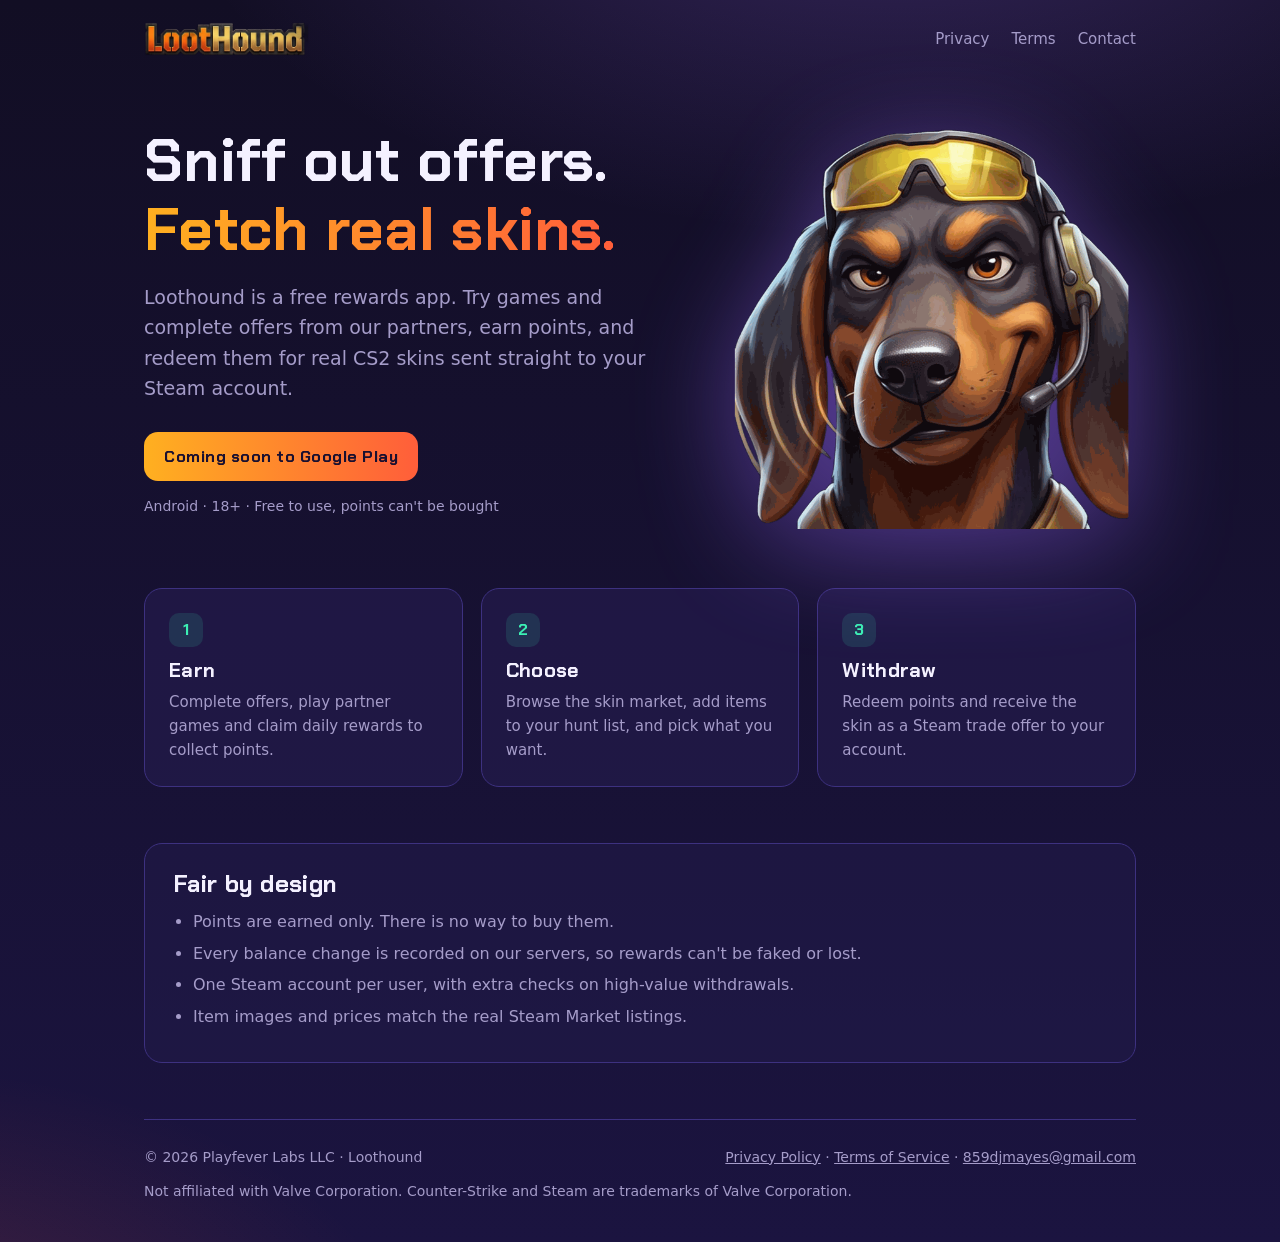
<file: index.html>
<!DOCTYPE html>
<html lang="en">
<head>
<meta charset="utf-8">
<meta name="viewport" content="width=device-width, initial-scale=1">
<title>Loothound | Earn points, fetch real CS2 skins</title>
<meta name="description" content="Loothound is a free rewards app. Complete offers, earn points, and redeem them for real CS2 skins sent to your Steam account. Coming soon to Google Play.">
<link rel="icon" href="assets/icon-192.png">
<link rel="stylesheet" href="assets/style.css">
</head>
<body>
<div class="wrap">
  <header>
    <a href="./"><img src="assets/wordmark.png" alt="Loothound"></a>
    <nav><a href="privacy.html">Privacy</a><a href="terms.html">Terms</a><a href="mailto:859djmayes@gmail.com">Contact</a></nav>
  </header>

  <section class="hero">
    <div>
      <h1>Sniff out offers.<br><span class="grad">Fetch real skins.</span></h1>
      <p class="lead">Loothound is a free rewards app. Try games and complete offers from our partners, earn points, and redeem them for real CS2 skins sent straight to your Steam account.</p>
      <span class="badge">Coming soon to Google Play</span>
      <p class="note">Android · 18+ · Free to use, points can't be bought</p>
    </div>
    <img src="assets/hound.png" alt="The Loothound mascot">
  </section>

  <section class="cards">
    <div class="card"><span class="num">1</span><h3>Earn</h3><p>Complete offers, play partner games and claim daily rewards to collect points.</p></div>
    <div class="card"><span class="num">2</span><h3>Choose</h3><p>Browse the skin market, add items to your hunt list, and pick what you want.</p></div>
    <div class="card"><span class="num">3</span><h3>Withdraw</h3><p>Redeem points and receive the skin as a Steam trade offer to your account.</p></div>
  </section>

  <section class="facts">
    <h2>Fair by design</h2>
    <ul>
      <li>Points are earned only. There is no way to buy them.</li>
      <li>Every balance change is recorded on our servers, so rewards can't be faked or lost.</li>
      <li>One Steam account per user, with extra checks on high-value withdrawals.</li>
      <li>Item images and prices match the real Steam Market listings.</li>
    </ul>
  </section>

  <footer>
    <span>© 2026 Playfever Labs LLC · Loothound</span>
    <span><a href="privacy.html">Privacy Policy</a> · <a href="terms.html">Terms of Service</a> · <a href="mailto:859djmayes@gmail.com">859djmayes@gmail.com</a></span>
    <span>Not affiliated with Valve Corporation. Counter-Strike and Steam are trademarks of Valve Corporation.</span>
  </footer>
</div>
</body>
</html>
</file>
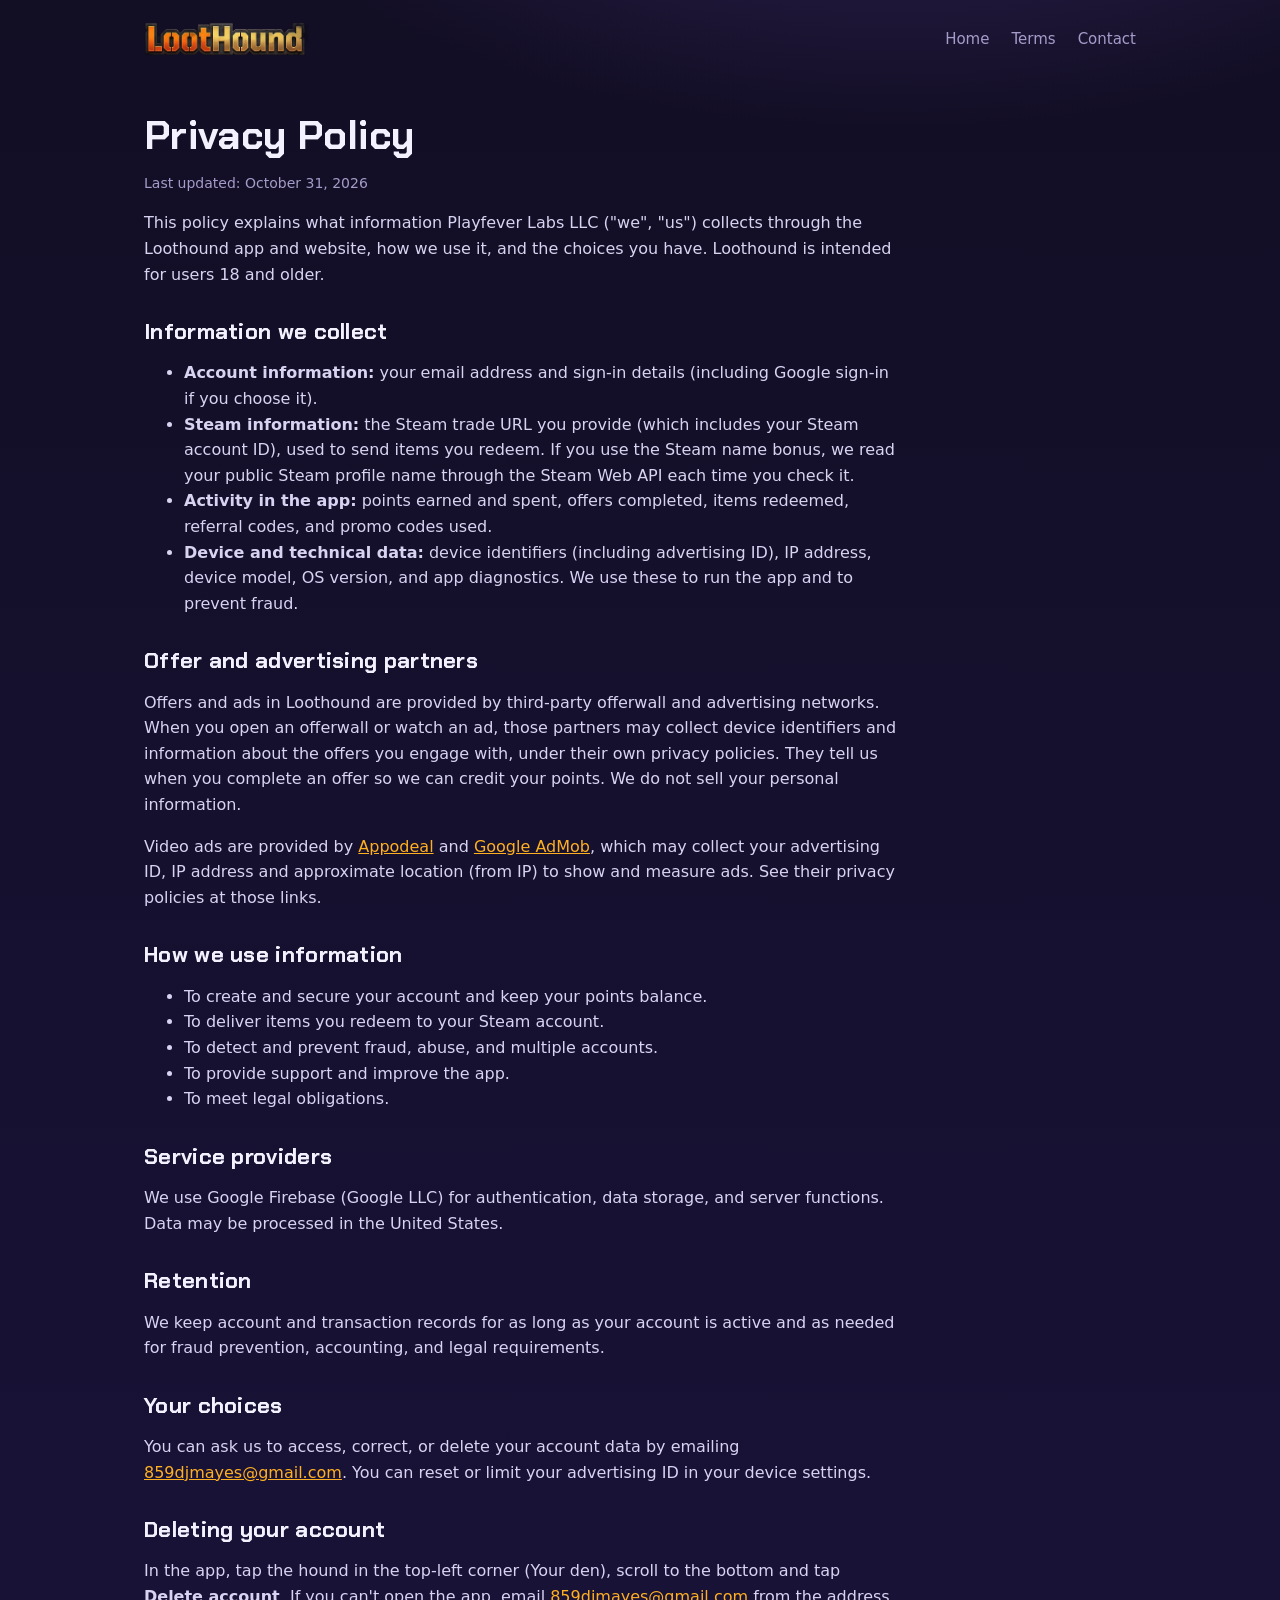
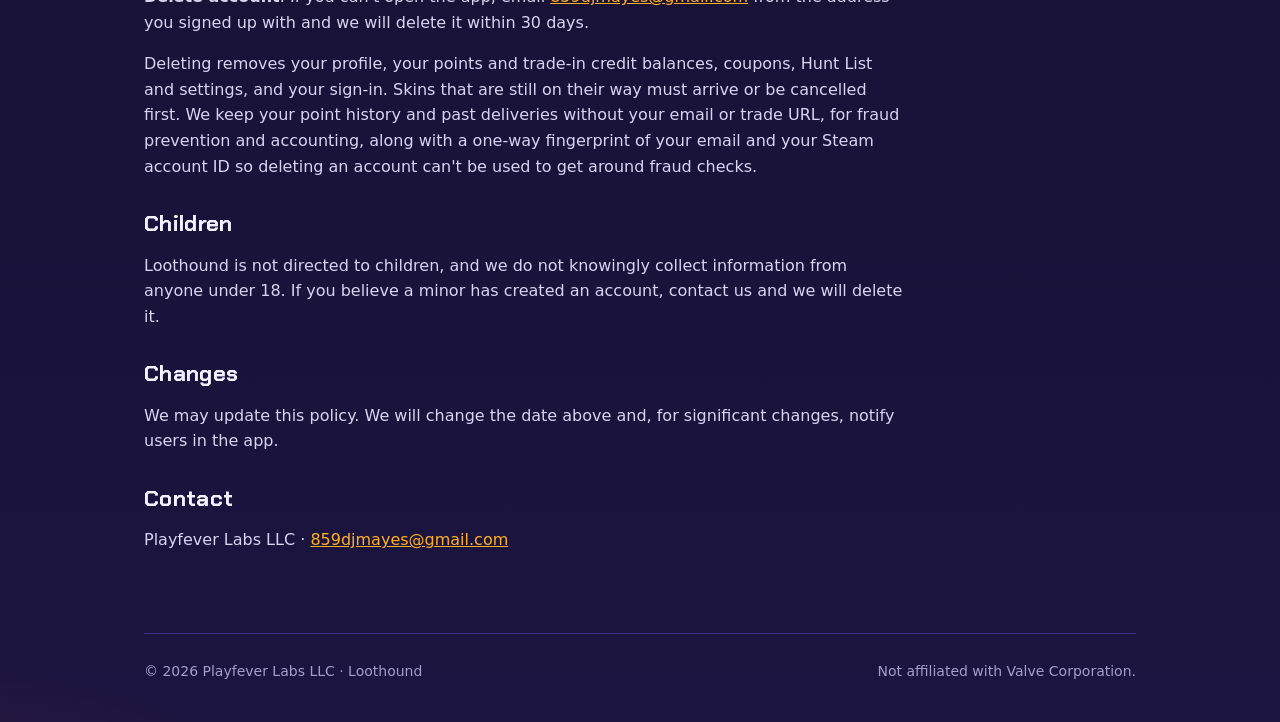
<file: privacy.html>
<!DOCTYPE html>
<html lang="en">
<head>
<meta charset="utf-8">
<meta name="viewport" content="width=device-width, initial-scale=1">
<title>Privacy Policy | Loothound</title>
<link rel="icon" href="assets/icon-192.png">
<link rel="stylesheet" href="assets/style.css">
</head>
<body>
<div class="wrap">
  <header>
    <a href="./"><img src="assets/wordmark.png" alt="Loothound"></a>
    <nav><a href="./">Home</a><a href="terms.html">Terms</a><a href="mailto:859djmayes@gmail.com">Contact</a></nav>
  </header>
  <main class="doc">
    <h1>Privacy Policy</h1>
    <p class="updated">Last updated: October 31, 2026</p>
    <p>This policy explains what information Playfever Labs LLC ("we", "us") collects through the Loothound app and website, how we use it, and the choices you have. Loothound is intended for users 18 and older.</p>

    <h2>Information we collect</h2>
    <ul>
      <li><strong>Account information:</strong> your email address and sign-in details (including Google sign-in if you choose it).</li>
      <li><strong>Steam information:</strong> the Steam trade URL you provide (which includes your Steam account ID), used to send items you redeem. If you use the Steam name bonus, we read your public Steam profile name through the Steam Web API each time you check it.</li>
      <li><strong>Activity in the app:</strong> points earned and spent, offers completed, items redeemed, referral codes, and promo codes used.</li>
      <li><strong>Device and technical data:</strong> device identifiers (including advertising ID), IP address, device model, OS version, and app diagnostics. We use these to run the app and to prevent fraud.</li>
    </ul>

    <h2>Offer and advertising partners</h2>
    <p>Offers and ads in Loothound are provided by third-party offerwall and advertising networks. When you open an offerwall or watch an ad, those partners may collect device identifiers and information about the offers you engage with, under their own privacy policies. They tell us when you complete an offer so we can credit your points. We do not sell your personal information.</p>
    <p>Video ads are provided by <a href="https://appodeal.com/privacy-policy/">Appodeal</a> and <a href="https://policies.google.com/technologies/ads">Google AdMob</a>, which may collect your advertising ID, IP address and approximate location (from IP) to show and measure ads. See their privacy policies at those links.</p>

    <h2>How we use information</h2>
    <ul>
      <li>To create and secure your account and keep your points balance.</li>
      <li>To deliver items you redeem to your Steam account.</li>
      <li>To detect and prevent fraud, abuse, and multiple accounts.</li>
      <li>To provide support and improve the app.</li>
      <li>To meet legal obligations.</li>
    </ul>

    <h2>Service providers</h2>
    <p>We use Google Firebase (Google LLC) for authentication, data storage, and server functions. Data may be processed in the United States.</p>

    <h2>Retention</h2>
    <p>We keep account and transaction records for as long as your account is active and as needed for fraud prevention, accounting, and legal requirements.</p>

    <h2>Your choices</h2>
    <p>You can ask us to access, correct, or delete your account data by emailing <a href="mailto:859djmayes@gmail.com">859djmayes@gmail.com</a>. You can reset or limit your advertising ID in your device settings.</p>

    <h2 id="delete-account">Deleting your account</h2>
    <p>In the app, tap the hound in the top-left corner (Your den), scroll to the bottom and tap <strong>Delete account</strong>. If you can't open the app, email <a href="mailto:859djmayes@gmail.com">859djmayes@gmail.com</a> from the address you signed up with and we will delete it within 30 days.</p>
    <p>Deleting removes your profile, your points and trade-in credit balances, coupons, Hunt List and settings, and your sign-in. Skins that are still on their way must arrive or be cancelled first. We keep your point history and past deliveries without your email or trade URL, for fraud prevention and accounting, along with a one-way fingerprint of your email and your Steam account ID so deleting an account can't be used to get around fraud checks.</p>

    <h2>Children</h2>
    <p>Loothound is not directed to children, and we do not knowingly collect information from anyone under 18. If you believe a minor has created an account, contact us and we will delete it.</p>

    <h2>Changes</h2>
    <p>We may update this policy. We will change the date above and, for significant changes, notify users in the app.</p>

    <h2>Contact</h2>
    <p>Playfever Labs LLC · <a href="mailto:859djmayes@gmail.com">859djmayes@gmail.com</a></p>
  </main>
  <footer><span>© 2026 Playfever Labs LLC · Loothound</span><span>Not affiliated with Valve Corporation.</span></footer>
</div>
</body>
</html>
</file>
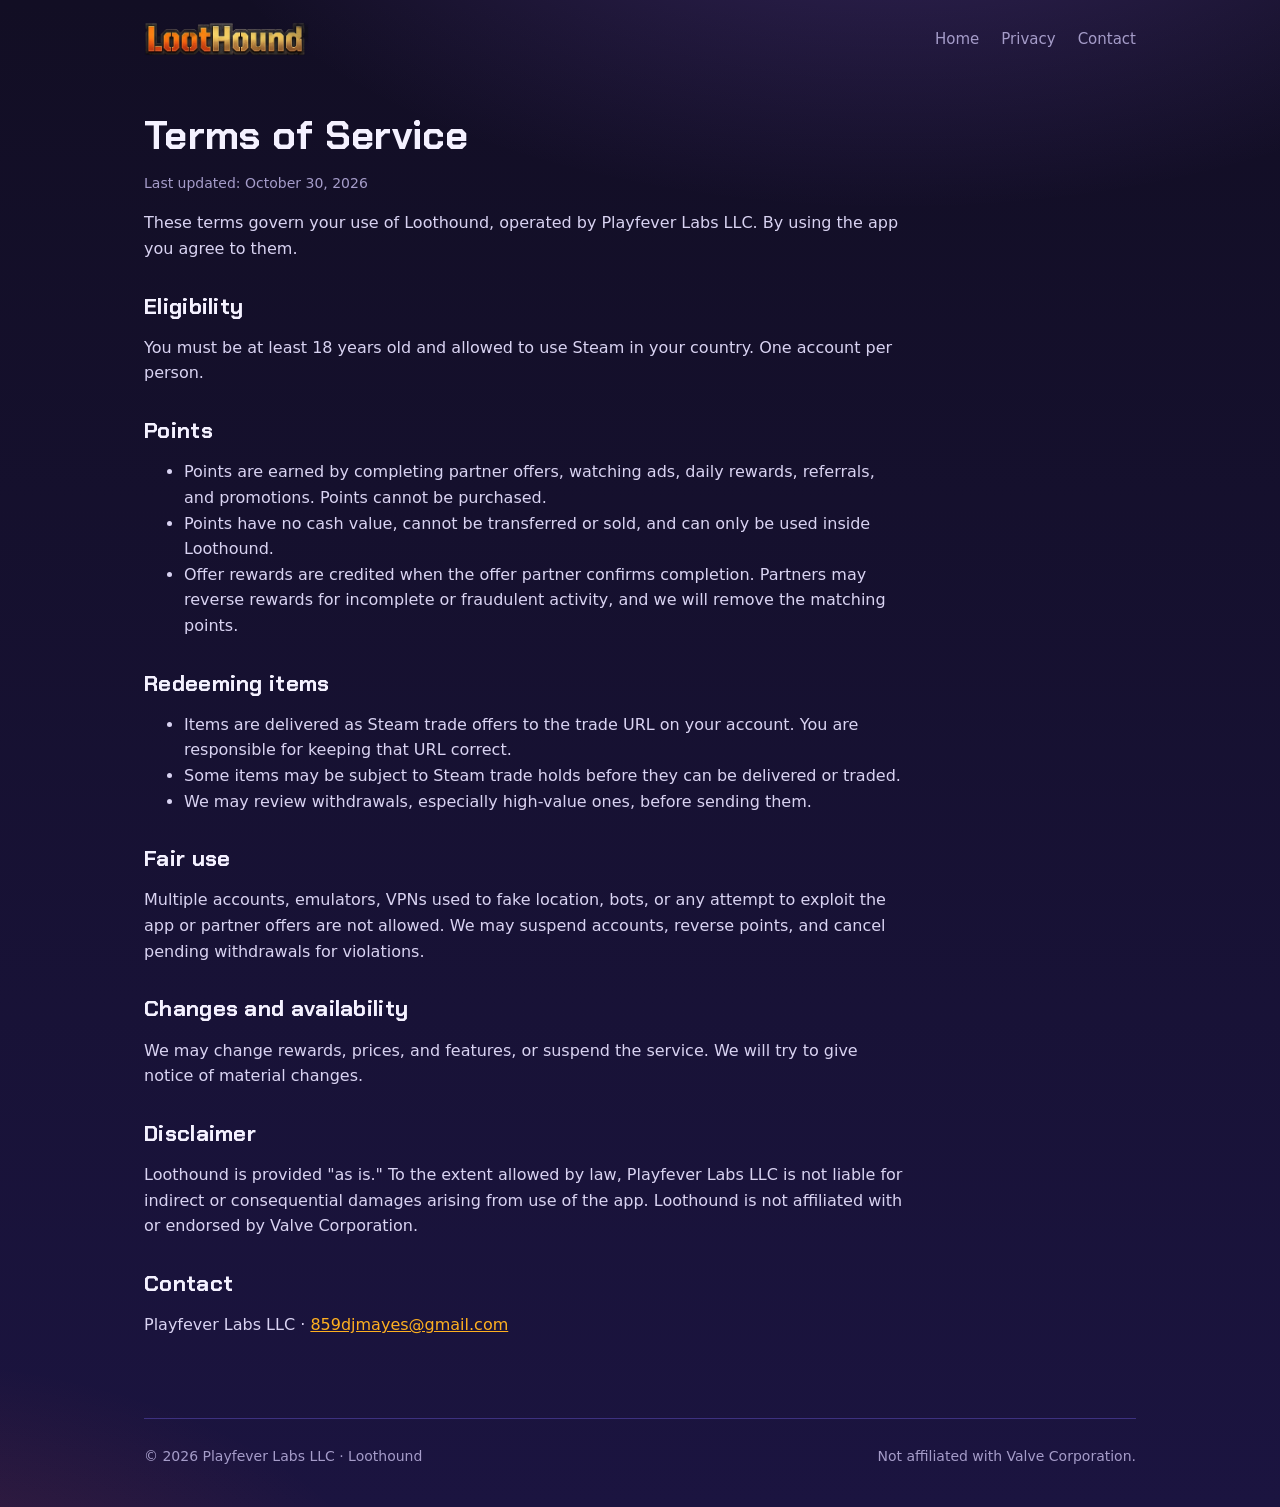
<file: terms.html>
<!DOCTYPE html>
<html lang="en">
<head>
<meta charset="utf-8">
<meta name="viewport" content="width=device-width, initial-scale=1">
<title>Terms of Service | Loothound</title>
<link rel="icon" href="assets/icon-192.png">
<link rel="stylesheet" href="assets/style.css">
</head>
<body>
<div class="wrap">
  <header>
    <a href="./"><img src="assets/wordmark.png" alt="Loothound"></a>
    <nav><a href="./">Home</a><a href="privacy.html">Privacy</a><a href="mailto:859djmayes@gmail.com">Contact</a></nav>
  </header>
  <main class="doc">
    <h1>Terms of Service</h1>
    <p class="updated">Last updated: October 30, 2026</p>
    <p>These terms govern your use of Loothound, operated by Playfever Labs LLC. By using the app you agree to them.</p>

    <h2>Eligibility</h2>
    <p>You must be at least 18 years old and allowed to use Steam in your country. One account per person.</p>

    <h2>Points</h2>
    <ul>
      <li>Points are earned by completing partner offers, watching ads, daily rewards, referrals, and promotions. Points cannot be purchased.</li>
      <li>Points have no cash value, cannot be transferred or sold, and can only be used inside Loothound.</li>
      <li>Offer rewards are credited when the offer partner confirms completion. Partners may reverse rewards for incomplete or fraudulent activity, and we will remove the matching points.</li>
    </ul>

    <h2>Redeeming items</h2>
    <ul>
      <li>Items are delivered as Steam trade offers to the trade URL on your account. You are responsible for keeping that URL correct.</li>
      <li>Some items may be subject to Steam trade holds before they can be delivered or traded.</li>
      <li>We may review withdrawals, especially high-value ones, before sending them.</li>
    </ul>

    <h2>Fair use</h2>
    <p>Multiple accounts, emulators, VPNs used to fake location, bots, or any attempt to exploit the app or partner offers are not allowed. We may suspend accounts, reverse points, and cancel pending withdrawals for violations.</p>

    <h2>Changes and availability</h2>
    <p>We may change rewards, prices, and features, or suspend the service. We will try to give notice of material changes.</p>

    <h2>Disclaimer</h2>
    <p>Loothound is provided "as is." To the extent allowed by law, Playfever Labs LLC is not liable for indirect or consequential damages arising from use of the app. Loothound is not affiliated with or endorsed by Valve Corporation.</p>

    <h2>Contact</h2>
    <p>Playfever Labs LLC · <a href="mailto:859djmayes@gmail.com">859djmayes@gmail.com</a></p>
  </main>
  <footer><span>© 2026 Playfever Labs LLC · Loothound</span><span>Not affiliated with Valve Corporation.</span></footer>
</div>
</body>
</html>
</file>
<file: assets/style.css>
@font-face{font-family:'Chakra';src:url('ChakraPetch-Bold.ttf') format('truetype');font-weight:700;font-display:swap}
:root{--bg1:#120E24;--bg2:#1B1440;--surface:#221A4A;--stroke:#3D3180;--amber:#FFB020;--orange:#FF5E3A;--mint:#3CF0B4;--violet:#9B6BFF;--text:#F4F1FF;--muted:#A59CC9}
*{box-sizing:border-box}
html,body{margin:0}
body{font-family:system-ui,-apple-system,'Segoe UI',Roboto,Inter,sans-serif;color:var(--text);background:radial-gradient(1200px 600px at 70% -10%,rgba(155,107,255,.25),transparent 60%),radial-gradient(900px 500px at -10% 110%,rgba(255,94,58,.18),transparent 60%),linear-gradient(180deg,var(--bg1),var(--bg2));min-height:100vh;line-height:1.6}
a{color:var(--amber)}
.wrap{max-width:1040px;margin:0 auto;padding:0 24px}
header{display:flex;align-items:center;justify-content:space-between;padding:22px 0}
header img{height:34px;display:block}
nav a{color:var(--muted);text-decoration:none;margin-left:22px;font-size:15px}
nav a:hover{color:var(--text)}
h1,h2,h3{font-family:'Chakra',system-ui,sans-serif;letter-spacing:.3px;line-height:1.15}
.hero{display:grid;grid-template-columns:1.15fr .85fr;gap:32px;align-items:center;padding:48px 0 56px}
.hero h1{font-size:clamp(36px,5.4vw,60px);margin:0 0 18px}
.grad{background:linear-gradient(90deg,var(--amber),var(--orange));-webkit-background-clip:text;background-clip:text;color:transparent}
.lead{font-size:19px;color:var(--muted);max-width:520px;margin:0 0 28px}
.badge{display:inline-flex;align-items:center;gap:10px;padding:12px 20px;border-radius:14px;background:linear-gradient(90deg,var(--amber),var(--orange));color:#1a1030;font-weight:700;font-family:'Chakra',sans-serif;letter-spacing:.5px}
.note{font-size:14px;color:var(--muted);margin-top:14px}
.hero img{width:100%;max-width:400px;justify-self:center;filter:drop-shadow(0 20px 50px rgba(155,107,255,.45))}
.cards{display:grid;grid-template-columns:repeat(3,1fr);gap:18px;padding-bottom:56px}
.card{background:rgba(34,26,74,.75);border:1px solid var(--stroke);border-radius:18px;padding:24px}
.card h3{margin:0 0 8px;font-size:20px}
.card p{margin:0;color:var(--muted);font-size:15px}
.num{display:inline-block;width:34px;height:34px;border-radius:10px;background:rgba(60,240,180,.12);color:var(--mint);font-family:'Chakra',sans-serif;text-align:center;line-height:34px;margin-bottom:12px}
.facts{background:rgba(34,26,74,.55);border:1px solid var(--stroke);border-radius:18px;padding:26px 28px;margin-bottom:56px}
.facts h2{margin:0 0 12px;font-size:24px}
.facts ul{margin:0;padding-left:20px;color:var(--muted)}
.facts li{margin:6px 0}
footer{border-top:1px solid var(--stroke);padding:26px 0 40px;color:var(--muted);font-size:14px;display:flex;flex-wrap:wrap;gap:12px 24px;justify-content:space-between}
footer a{color:var(--muted)}
.doc{max-width:760px;padding:24px 0 64px}
.doc h1{font-size:40px;margin:10px 0 6px}
.doc h2{font-size:22px;margin:32px 0 8px}
.doc p,.doc li{color:#d9d3f2}
.doc .updated{color:var(--muted);font-size:14px}
@media (max-width:820px){.hero{grid-template-columns:1fr;text-align:center;padding-top:24px}.lead{margin-left:auto;margin-right:auto}.hero img{max-width:260px;grid-row:1}.cards{grid-template-columns:1fr}nav a{margin-left:14px}}
</file>
